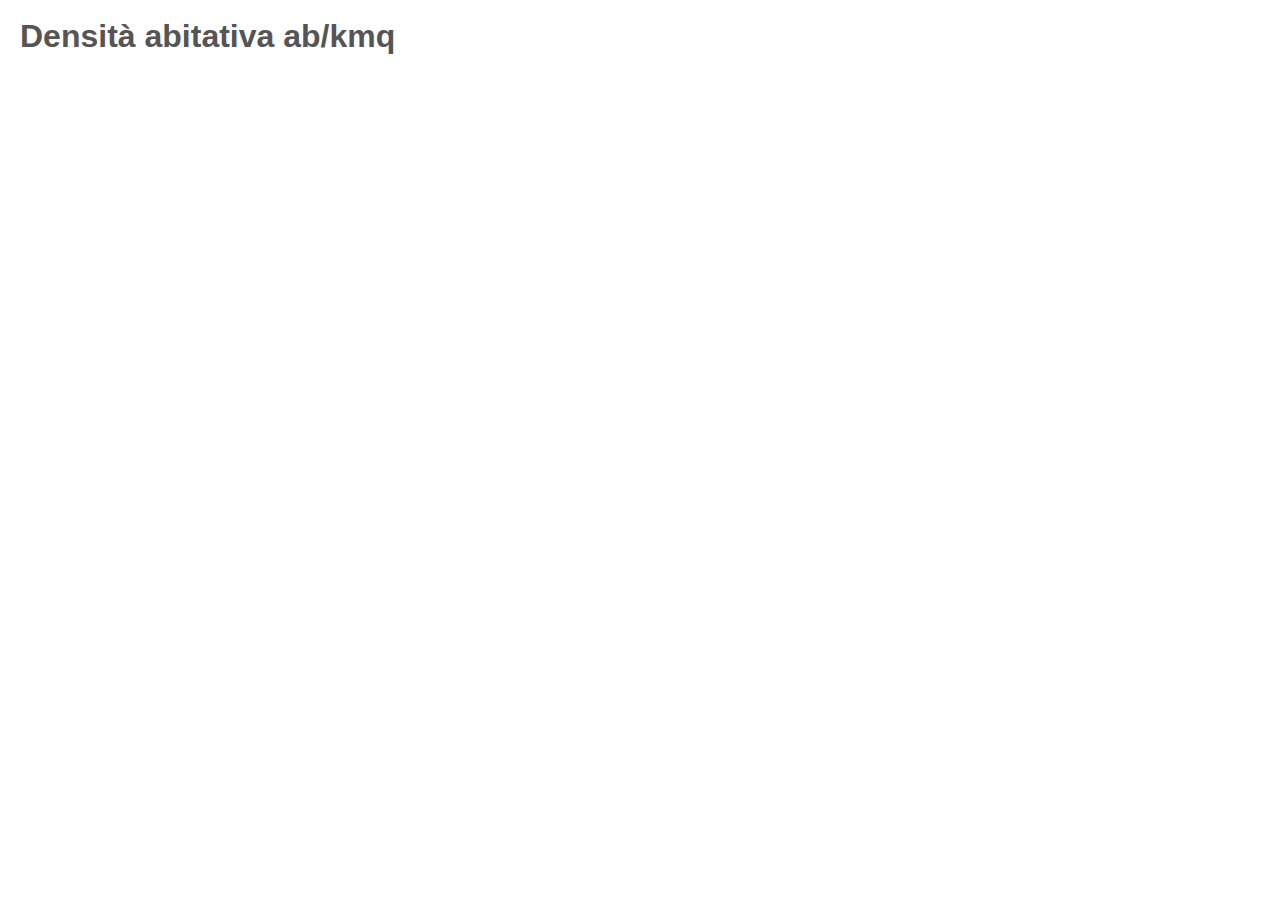
<file: 01/index.html>
<!DOCTYPE html>
<html>
  <head>
    <title>Mappe interattive con d3.js</title>
    <meta charset="utf-8">
    <meta name="author" content="Daniele Pennati">
    <meta name="description" content="MapTime Milano - Mappe interattive con d3.js">
    <meta name="copyright" content="Daniele Pennati - bbox.it">
    <link href="stili.css" rel="stylesheet" />
  </head>
  <body id="dens">
    <h1>Densità abitativa ab/kmq</h1>
    <div id="container"></div>
    <script src="js/d3.v3.min.js"></script>
    <script src="js/queue.v1.min.js"></script>
    <script src="js/topojson.v1.min.js"></script>
    <script src="js/jquery.min.js" ></script>
    <script>
      //dichiaro tutte le variabili che useremo
      var width, height, svg;

      //creo l'svg della mappa
      width = $('#container').width();
      height = $('#container').height();

      svg = d3.select("#container").append("svg")
              .attr("width", width)
              .attr("height", height);
      
      //carico i file di dati
      queue()
        .defer(d3.json, "data/ita_com.json")
        .await(ready);

      function ready(error, base) {
        console.log(base);
      };
    </script>
  </body>
</html>
</file>
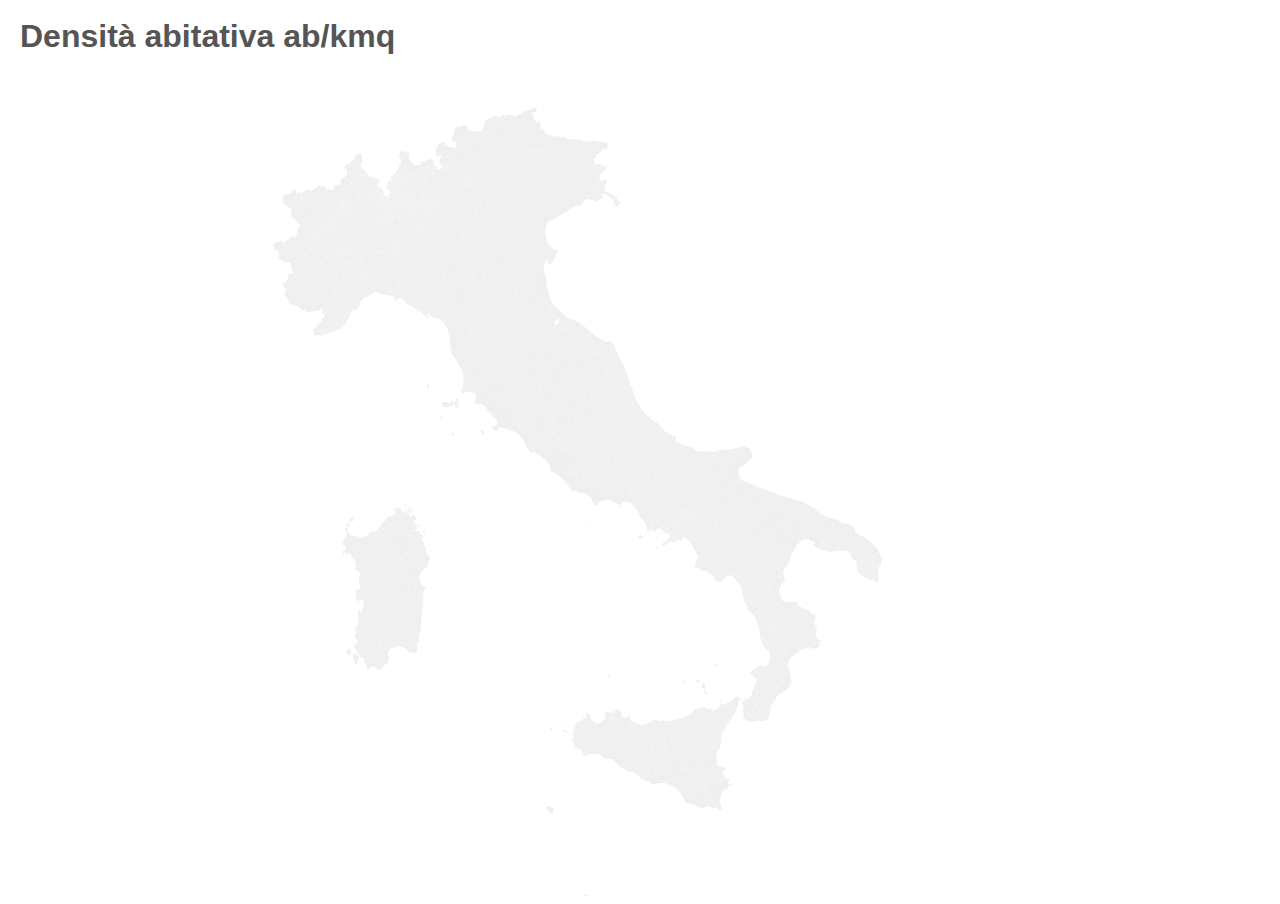
<file: 02/index.html>
<!DOCTYPE html>
<html>
  <head>
    <title>Mappe interattive con d3.js</title>
    <meta charset="utf-8">
    <meta name="author" content="Daniele Pennati">
    <meta name="description" content="MapTime Milano - Mappe interattive con d3.js">
    <meta name="copyright" content="Daniele Pennati - bbox.it">    
    <link href="stili.css" rel="stylesheet" />
  </head>
  <body id="dens">
    <h1>Densità abitativa ab/kmq</h1>
    <div id="container"></div>
    <script src="js/d3.v3.min.js"></script>
    <script src="js/queue.v1.min.js"></script>
    <script src="js/topojson.v1.min.js"></script>
    <script src="js/jquery.min.js" ></script>
    <script>
      //dichiaro tutte le variabili che useremo
      var width, height, svg, g, projection, path;

      //creo l'svg della mappa
      width = $('#container').width();
      height = $('#container').height();
      
      svg = d3.select("#container").append("svg")
              .attr("width", width)
              .attr("height", height);
      
      g = svg.append("g");

      //imposto la proiezione della mappa
      projection = d3.geo.transverseMercator()
                      .rotate([-9, 0, 0])
                      .scale(3900)
                      .center([5, 42])
                      .translate([width / 2, height / 2]);
      
      //imposto la formula per calcolare il path delle geometrie
      path = d3.geo.path()
              .projection(projection);

      //carico i file di dati
      queue()
        .defer(d3.json, "data/ita_com.json")
        .await(ready);

      function ready(error, base) {
        console.log(base);

        //disegno i confii comunali
        g.append("g")
         .attr("class", "comuni")
          .selectAll(".conf_comun")
          .data(topojson.feature(base, base.objects.com2011_g).features)
          .enter().append("path")
          .attr("class", "conf_comun")
          .style("fill", '#efefef')
          .attr("d", path);
          
      };
    </script>
  </body>
</html>
</file>
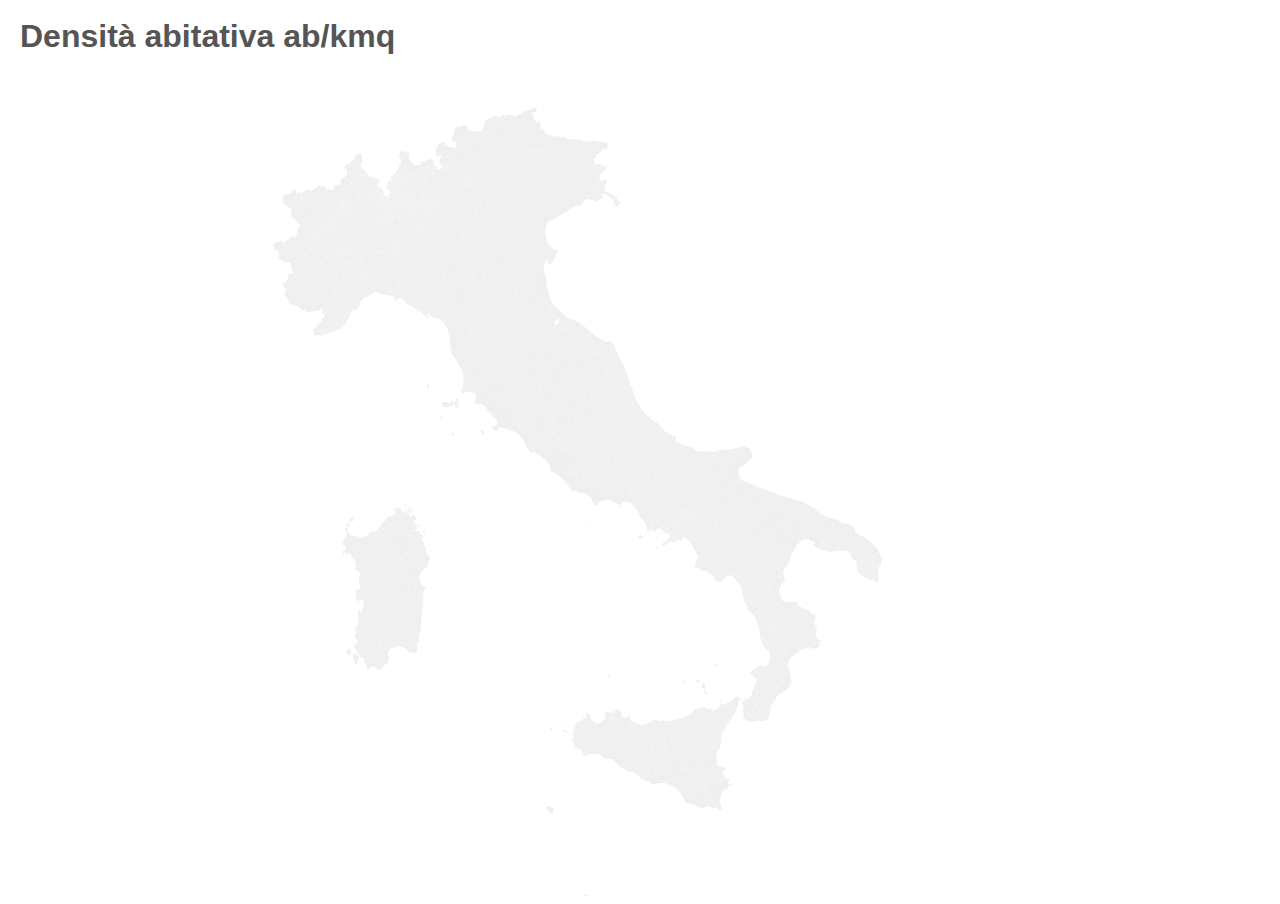
<file: 03/index.html>
<!DOCTYPE html>
<html>
  <head>
    <title>Mappe interattive con d3.js</title>
    <meta charset="utf-8">
    <meta name="author" content="Daniele Pennati">
    <meta name="description" content="MapTime Milano - Mappe interattive con d3.js">
    <meta name="copyright" content="Daniele Pennati - bbox.it">
    <link href="stili.css" rel="stylesheet" />
  </head>
  <body id="dens">
    <h1>Densità abitativa ab/kmq</h1>
    <div id="container"></div>
    <script src="js/d3.v3.min.js"></script>
    <script src="js/queue.v1.min.js"></script>
    <script src="js/topojson.v1.min.js"></script>
    <script src="js/jquery.min.js" ></script>
    <script>
      //dichiaro tutte le variabili che useremo
      var width, height, svg, g, projection, path, tooltip, offsetL, offsetT;

      //creo l'svg della mappa
      width = $('#container').width();
      height = $('#container').height();
      
      svg = d3.select("#container").append("svg")
              .attr("width", width)
              .attr("height", height);
      
      g = svg.append("g");

      //imposto la proiezione della mappa
      projection = d3.geo.transverseMercator()
                      .rotate([-9, 0, 0])
                      .scale(3900)
                      .center([5, 42])
                      .translate([width / 2, height / 2]);
      
      //imposto la formula per calcolare il path delle geometrie
      path = d3.geo.path()
              .projection(projection);

      //creo il contenitore per i tooltips e imposto la classe hidden per tenerlo nascosto
      tooltip = d3.select("#container").append("div").attr("class", "tooltip hidden");
      //ottengo la distanza del container dal bordo del viewport
      offsetL = document.getElementById('container').offsetLeft+20;
      offsetT =document.getElementById('container').offsetTop-10;

      //carico i file di dati
      queue()
        .defer(d3.json, "data/ita_com.json")
        .await(ready);

      function ready(error, base) {
        console.log(base);

        //disegno i confii comunali
        g.append("g")
         .attr("class", "comuni")
          .selectAll(".conf_comun")
          .data(topojson.feature(base, base.objects.com2011_g).features)
          .enter().append("path")
          .attr("class", "conf_comun")
          .style("fill", '#efefef')
          .attr("d", path)
          .on("mousemove", function(d,i) {
            //calcolo la posizione del mouse rispetto al container della mappa
            var mouse = d3.mouse(svg.node()).map( function(d) { return parseInt(d); } );
            tooltip
              .classed("hidden", false)
              .attr("style", "left:"+(mouse[0]+offsetL)+"px;top:"+(mouse[1]+offsetT)+"px")
              .html(d.properties.NOME_COM + ' '+d.id)
          })
          .on("mouseout",  function(d,i) {
            tooltip.classed("hidden", true)
          });
          
      };
    </script>
  </body>
</html>
</file>
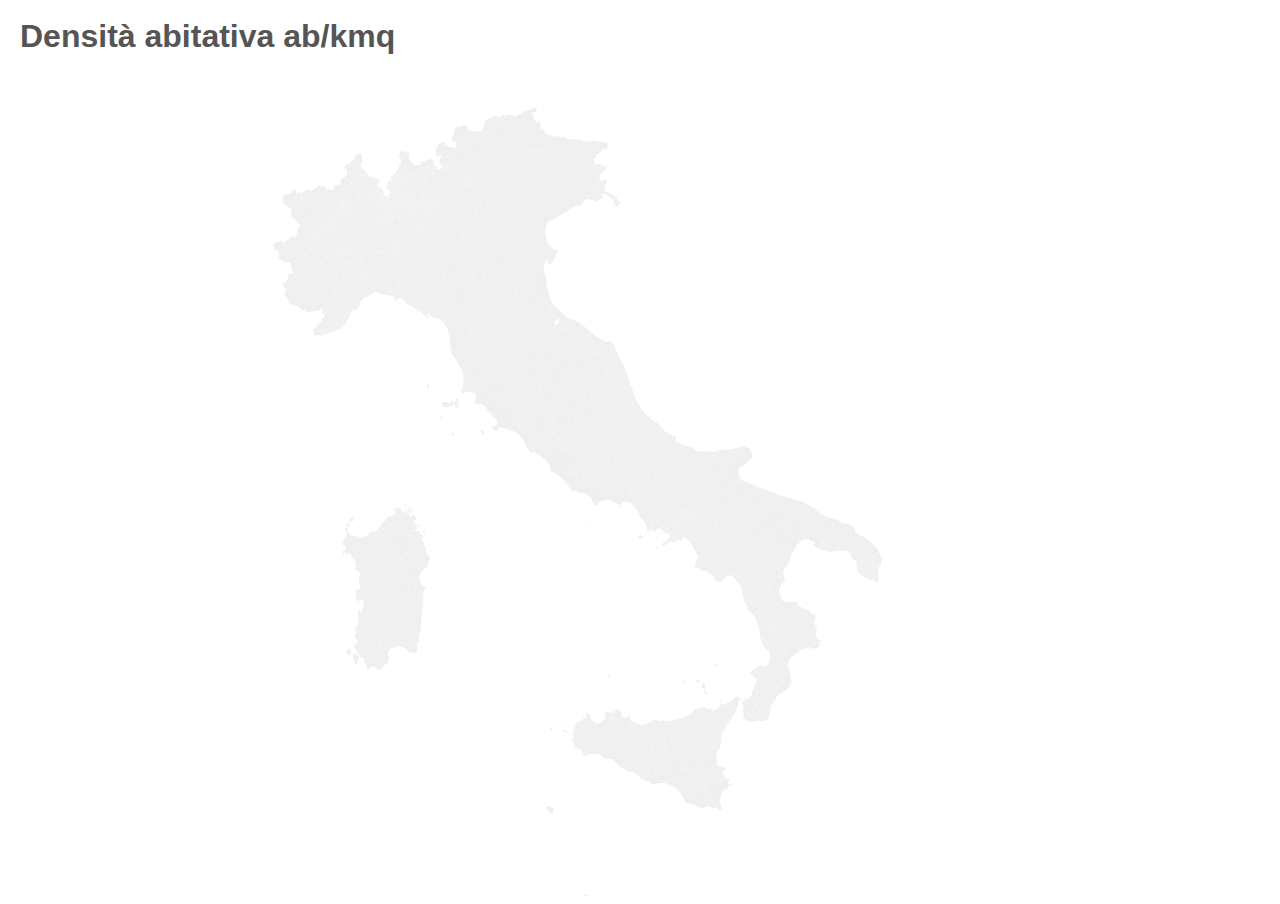
<file: 04/index.html>
<!DOCTYPE html>
<html>
  <head>
    <title>Mappe interattive con d3.js</title>
    <meta charset="utf-8">
    <meta name="author" content="Daniele Pennati">
    <meta name="description" content="MapTime Milano - Mappe interattive con d3.js">
    <meta name="copyright" content="Daniele Pennati - bbox.it">
    <link href="stili.css" rel="stylesheet" />
  </head>
  <body id="dens">
    <h1>Densità abitativa ab/kmq</h1>
    <div id="container"></div>
    <script src="js/d3.v3.min.js"></script>
    <script src="js/queue.v1.min.js"></script>
    <script src="js/topojson.v1.min.js"></script>
    <script src="js/jquery.min.js" ></script>
    <script>
      //dichiaro tutte le variabili che useremo
      var width, height, svg, g, projection, path, tooltip, offsetL, offsetT;

      //creo l'svg della mappa
      width = $('#container').width();
      height = $('#container').height();
      
      svg = d3.select("#container").append("svg")
              .attr("width", width)
              .attr("height", height);
      
      g = svg.append("g");

      //imposto la proiezione della mappa
      projection = d3.geo.transverseMercator()
                      .rotate([-9, 0, 0])
                      .scale(3900)
                      .center([5, 42])
                      .translate([width / 2, height / 2]);
      
      //imposto la formula per calcolare il path delle geometrie
      path = d3.geo.path()
              .projection(projection);

      //creo il contenitore per i tooltips e imposto la classe hidden per tenerlo nascosto
      tooltip = d3.select("#container").append("div").attr("class", "tooltip hidden");
      //ottengo la distanza del container dal bordo del viewport
      offsetL = document.getElementById('container').offsetLeft+20;
      offsetT =document.getElementById('container').offsetTop-10;

      //carico i file di dati
      queue()
        .defer(d3.json, "data/ita_com.json")
        .defer(d3.tsv, "data/ita_density_2011.txt")
        .await(ready);

      function ready(error, base, dati) {
        //loggiamo i dati per capire come sono fatti
        console.log(dati);

        //disegno i confii comunali
        g.append("g")
         .attr("class", "comuni")
          .selectAll(".conf_comun")
          .data(topojson.feature(base, base.objects.com2011_g).features)
          .enter().append("path")
          .attr("class", "conf_comun")
          .style("fill", '#efefef')
          .attr("d", path)
          .on("mousemove", function(d,i) {
            //calcolo la posizione del mouse rispetto al container della mappa
            var mouse = d3.mouse(svg.node()).map( function(d) { return parseInt(d); } );
            tooltip
              .classed("hidden", false)
              .attr("style", "left:"+(mouse[0]+offsetL)+"px;top:"+(mouse[1]+offsetT)+"px")
              .html(d.properties.NOME_COM + ' '+d.id)
          })
          .on("mouseout",  function(d,i) {
            tooltip.classed("hidden", true)
          });
          
      };
    </script>
  </body>
</html>
</file>
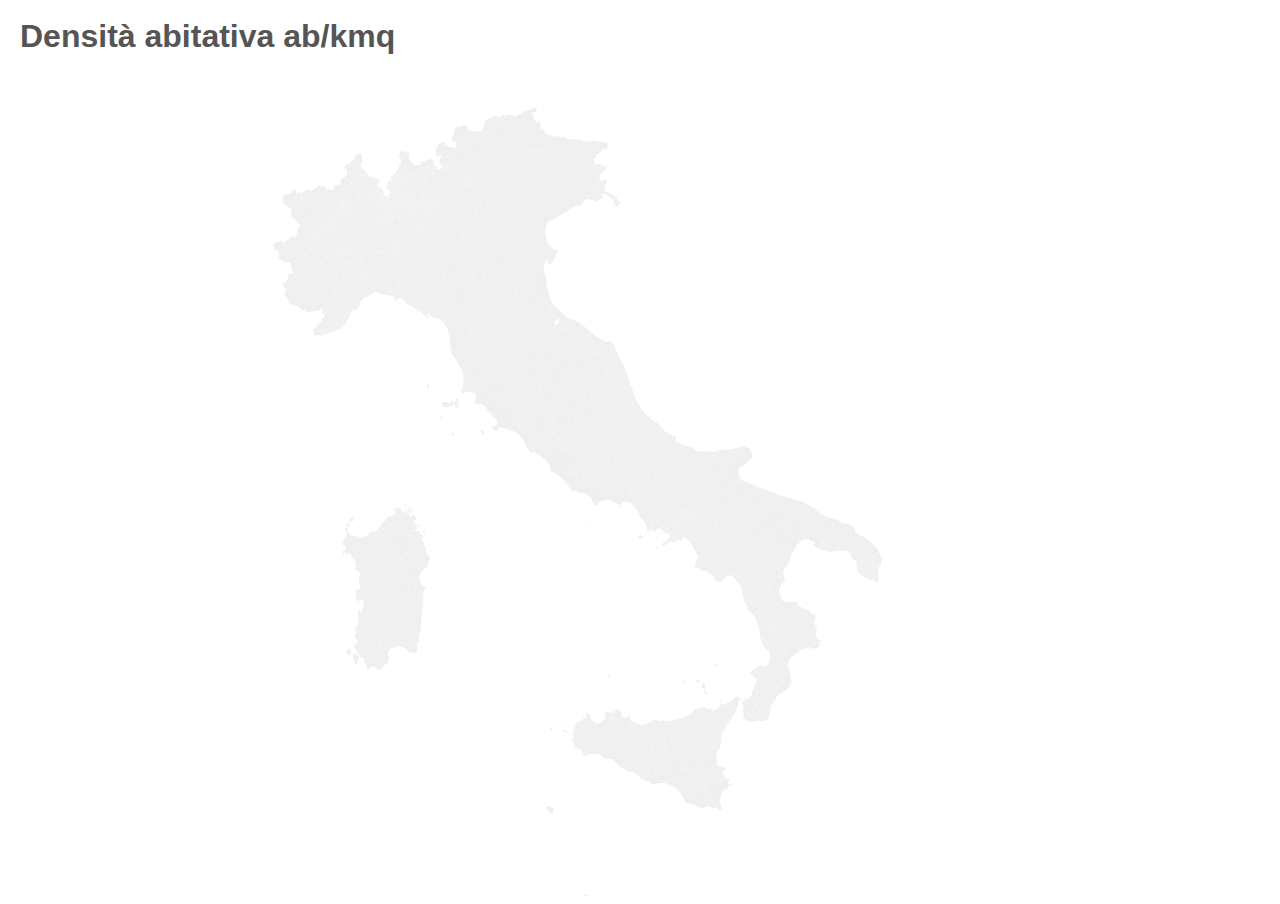
<file: 05/index.html>
<!DOCTYPE html>
<html>
  <head>
    <title>Mappe interattive con d3.js</title>
    <meta charset="utf-8">
    <meta name="author" content="Daniele Pennati">
    <meta name="description" content="MapTime Milano - Mappe interattive con d3.js">
    <meta name="copyright" content="Daniele Pennati - bbox.it">
    <link href="stili.css" rel="stylesheet" />
  </head>
  <body id="dens">
    <h1>Densità abitativa ab/kmq</h1>
    <div id="container"></div>
    <script src="js/d3.v3.min.js"></script>
    <script src="js/queue.v1.min.js"></script>
    <script src="js/topojson.v1.min.js"></script>
    <script src="js/jquery.min.js" ></script>
    <script>
      //dichiaro tutte le variabili che useremo
      var width, height, svg, g, projection, path, tooltip, offsetL, offsetT;

      //creo l'svg della mappa
      width = $('#container').width();
      height = $('#container').height();
      
      svg = d3.select("#container").append("svg")
              .attr("width", width)
              .attr("height", height);
      
      g = svg.append("g");

      //imposto la proiezione della mappa
      projection = d3.geo.transverseMercator()
                      .rotate([-9, 0, 0])
                      .scale(3900)
                      .center([5, 42])
                      .translate([width / 2, height / 2]);
      
      //imposto la formula per calcolare il path delle geometrie
      path = d3.geo.path()
              .projection(projection);

      //creo il contenitore per i tooltips e imposto la classe hidden per tenerlo nascosto
      tooltip = d3.select("#container").append("div").attr("class", "tooltip hidden");
      //ottengo la distanza del container dal bordo del viewport
      offsetL = document.getElementById('container').offsetLeft+20;
      offsetT =document.getElementById('container').offsetTop-10;

      //carico i file di dati
      queue()
        .defer(d3.json, "data/ita_com.json")
        .defer(d3.tsv, "data/ita_density_2011.txt")
        .await(ready);

      function ready(error, base, dati) {
        //loggiamo i dati per capire come sono fatti
        console.log(dati);

        //creiamo un nuovo oggetto da usare per legare i dati alla mappa
        var rateById = {};
        //per ogni dato nel dataset creiamo una nuova proprietà dell'oggetto
        dati.forEach(function(d) { rateById[d.id] = +d.dens11; });
        //loggiamo i dati per capire come sono fatti
        console.log(rateById);

        //disegno i confii comunali
        g.append("g")
         .attr("class", "comuni")
          .selectAll(".conf_comun")
          .data(topojson.feature(base, base.objects.com2011_g).features)
          .enter().append("path")
          .attr("class", "conf_comun")
          .style("fill", '#efefef')
          .attr("d", path)
          .on("mousemove", function(d,i) {
            //calcolo la posizione del mouse rispetto al container della mappa
            var mouse = d3.mouse(svg.node()).map( function(d) { return parseInt(d); } );
            tooltip
              .classed("hidden", false)
              .attr("style", "left:"+(mouse[0]+offsetL)+"px;top:"+(mouse[1]+offsetT)+"px")
              .html(d.properties.NOME_COM + ' '+d.id)
          })
          .on("mouseout",  function(d,i) {
            tooltip.classed("hidden", true)
          });
          
      };
    </script>
  </body>
</html>
</file>
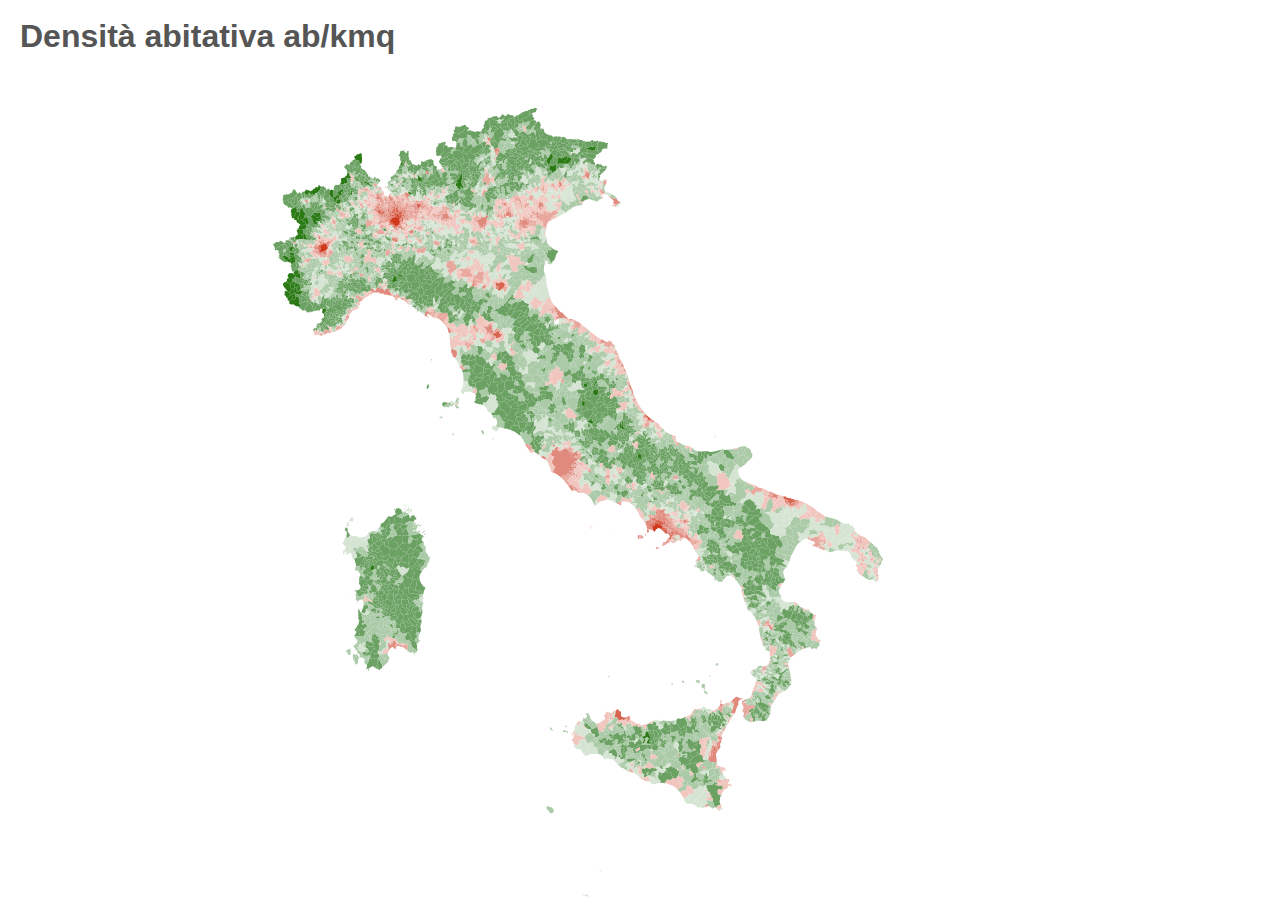
<file: 06/index.html>
<!DOCTYPE html>
<html>
  <head>
    <title>Mappe interattive con d3.js</title>
    <meta charset="utf-8">
    <meta name="author" content="Daniele Pennati">
    <meta name="description" content="MapTime Milano - Mappe interattive con d3.js">
    <meta name="copyright" content="Daniele Pennati - bbox.it">
    <link href="stili.css" rel="stylesheet" />
  </head>
  <body id="dens">
    <h1>Densità abitativa ab/kmq</h1>
    <div id="container"></div>
    <script src="js/d3.v3.min.js"></script>
    <script src="js/queue.v1.min.js"></script>
    <script src="js/topojson.v1.min.js"></script>
    <script src="js/jquery.min.js" ></script>
    <script>
      //dichiaro tutte le variabili che useremo
      var width, height, svg, g, projection, path, tooltip, offsetL, offsetT, color_dens;

      //creo l'svg della mappa
      width = $('#container').width();
      height = $('#container').height();
      
      svg = d3.select("#container").append("svg")
              .attr("width", width)
              .attr("height", height);
      
      g = svg.append("g");

      //imposto la proiezione della mappa
      projection = d3.geo.transverseMercator()
                      .rotate([-9, 0, 0])
                      .scale(3900)
                      .center([5, 42])
                      .translate([width / 2, height / 2]);
      
      //imposto la formula per calcolare il path delle geometrie
      path = d3.geo.path()
              .projection(projection);

      //creo il contenitore per i tooltips e imposto la classe hidden per tenerlo nascosto
      tooltip = d3.select("#container").append("div").attr("class", "tooltip hidden");
      //ottengo la distanza del container dal bordo del viewport
      offsetL = document.getElementById('container').offsetLeft+20;
      offsetT =document.getElementById('container').offsetTop-10;

      //definisco la scala cromatica
      color_dens = d3.scale.threshold()
        .domain([5, 50, 150, 270, 600, 1000, 2500, 5000])
        .range(["#2b7a16", "#6ba263", "#abcaa8", "#d5e4d3", "#f0c6bf", "#e8a89e", "#e08a7d", "#d8634e", "#d03a1c"]);

      //carico i file di dati
      queue()
        .defer(d3.json, "data/ita_com.json")
        .defer(d3.tsv, "data/ita_density_2011.txt")
        .await(ready);

      function ready(error, base, dati) {
        //loggiamo i dati per capire come sono fatti
        //console.log(dati);

        //creiamo un nuovo oggetto da usare per legare i dati alla mappa
        var rateById = {};
        //per ogni dato nel dataset creiamo una nuova proprietà dell'oggetto
        dati.forEach(function(d) { rateById[d.id] = +d.dens11; });
        //loggiamo i dati per capire come sono fatti
        console.log(rateById);

        //disegno i confii comunali
        g.append("g")
         .attr("class", "comuni")
          .selectAll(".conf_comun")
          .data(topojson.feature(base, base.objects.com2011_g).features)
          .enter().append("path")
          .attr("class", "conf_comun")
          .style("fill", function(d) {
            return color_dens( rateById[d.id] );
          })
          .attr("d", path)
          .on("mousemove", function(d,i) {
            //calcolo la posizione del mouse rispetto al container della mappa
            var mouse = d3.mouse(svg.node()).map( function(d) { return parseInt(d); } );
            tooltip
              .classed("hidden", false)
              .attr("style", "left:"+(mouse[0]+offsetL)+"px;top:"+(mouse[1]+offsetT)+"px")
              .html(d.properties.NOME_COM + ': '+rateById[d.id] + ' Ab/Kmq')
          })
          .on("mouseout",  function(d,i) {
            tooltip.classed("hidden", true)
          });
          
      };
    </script>
  </body>
</html>
</file>
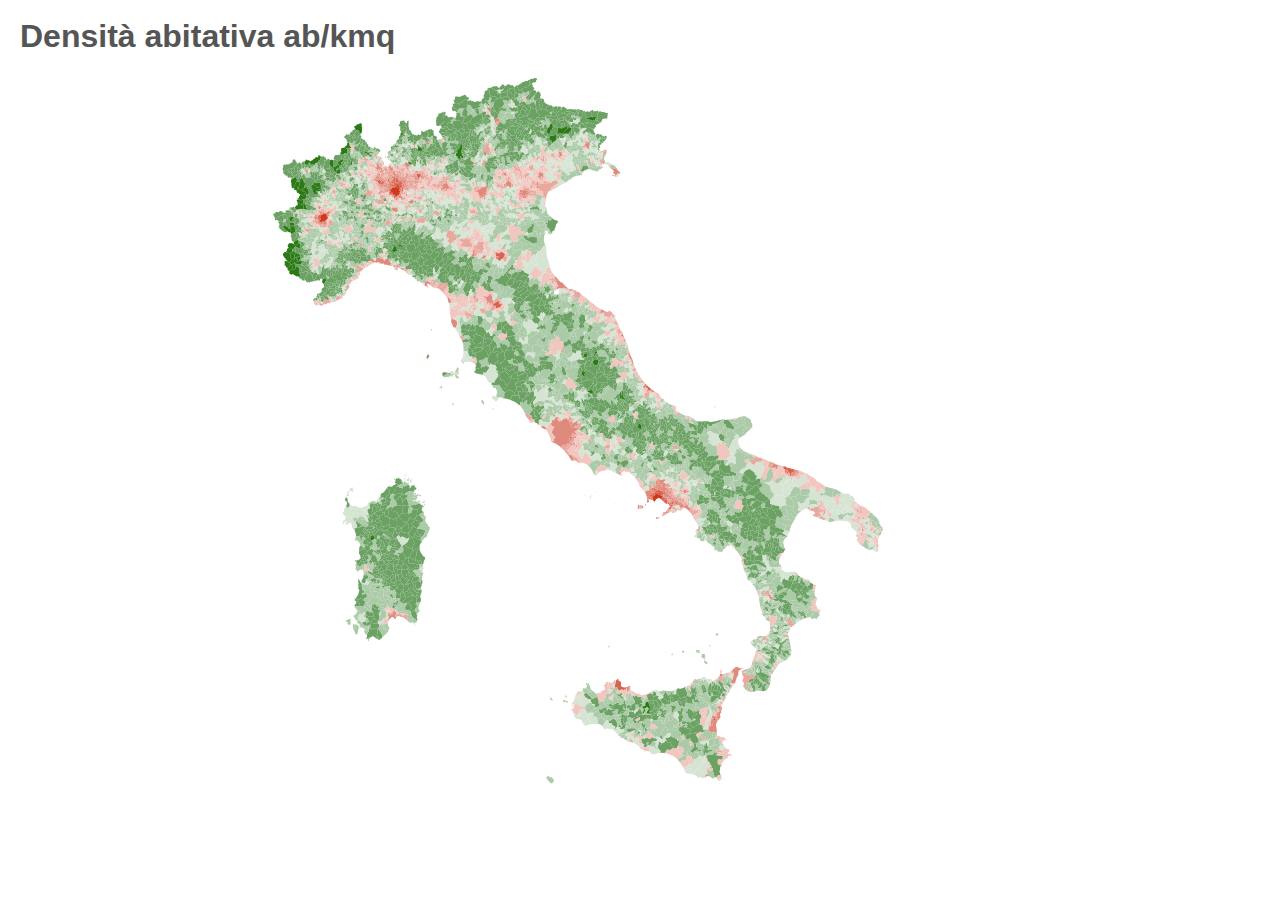
<file: 07/index.html>
<!DOCTYPE html>
<html>
  <head>
    <title>Mappe interattive con d3.js</title>
    <meta charset="utf-8">
    <meta name="author" content="Daniele Pennati">
    <meta name="description" content="MapTime Milano - Mappe interattive con d3.js">
    <meta name="copyright" content="Daniele Pennati - bbox.it">
    <link href="stili.css" rel="stylesheet" />
  </head>
  <body id="dens">
    <h1>Densità abitativa ab/kmq</h1>
    <div id="container"></div>
    <!-- aggiungiamo un contenitore per la legenda -->
    <div id="legend"></div>
    <script src="js/d3.v3.min.js"></script>
    <script src="js/queue.v1.min.js"></script>
    <script src="js/topojson.v1.min.js"></script>
    <script src="js/jquery.min.js" ></script>
    <script>
      //dichiaro tutte le variabili che useremo
      var width, height, svg, g, projection, path, tooltip, offsetL, offsetT, color_dens, legend, legendW, legendH;

      //creo l'svg della mappa
      width = $('#container').width();
      height = $('#container').height();
      
      svg = d3.select("#container").append("svg")
              .attr("width", width)
              .attr("height", height);
      
      g = svg.append("g");

      //imposto la proiezione della mappa
      projection = d3.geo.transverseMercator()
                      .rotate([-9, 0, 0])
                      .scale(3900)
                      .center([5, 42])
                      .translate([width / 2, height / 2]);
      
      //imposto la formula per calcolare il path delle geometrie
      path = d3.geo.path()
              .projection(projection);

      //creo il contenitore per i tooltips e imposto la classe hidden per tenerlo nascosto
      tooltip = d3.select("#container").append("div").attr("class", "tooltip hidden");
      //ottengo la distanza del container dal bordo del viewport
      offsetL = document.getElementById('container').offsetLeft+20;
      offsetT =document.getElementById('container').offsetTop-10;

      //definisco la scala cromatica
      color_dens = d3.scale.threshold()
        .domain([5, 50, 150, 270, 600, 1000, 2500, 5000])
        .range(["#2b7a16", "#6ba263", "#abcaa8", "#d5e4d3", "#f0c6bf", "#e8a89e", "#e08a7d", "#d8634e", "#d03a1c"]);

      //creo la legenda
      legendW = $('#legend').width();
      legendH = $('#legend').height();

      legend = d3.select("#legend").append("svg")
          .attr("width", legendW)
          .attr("height", legendH);
                
      legendGroup = legend.append("g")
                    .attr("class", "legenda")
                    .attr("transform", "translate(20,20)");

      //carico i file di dati
      queue()
        .defer(d3.json, "data/ita_com.json")
        .defer(d3.tsv, "data/ita_density_2011.txt")
        .await(ready);

      function ready(error, base, dati) {
        //loggiamo i dati per capire come sono fatti
        //console.log(dati);

        //creiamo un nuovo oggetto da usare per legare i dati alla mappa
        var rateById = {};
        //per ogni dato nel dataset creiamo una nuova proprietà dell'oggetto
        dati.forEach(function(d) { rateById[d.id] = +d.dens11; });
        //loggiamo i dati per capire come sono fatti
        //console.log(rateById);

        //disegno i confii comunali
        g.append("g")
         .attr("class", "comuni")
          .selectAll(".conf_comun")
          .data(topojson.feature(base, base.objects.com2011_g).features)
          .enter().append("path")
          .attr("class", "conf_comun")
          .style("fill", function(d) {
            return color_dens( rateById[d.id] );
          })
          .attr("d", path)
          .on("mousemove", function(d,i) {
            //calcolo la posizione del mouse rispetto al container della mappa
            var mouse = d3.mouse(svg.node()).map( function(d) { return parseInt(d); } );
            tooltip
              .classed("hidden", false)
              .attr("style", "left:"+(mouse[0]+offsetL)+"px;top:"+(mouse[1]+offsetT)+"px")
              .html(d.properties.NOME_COM + ': '+rateById[d.id] + ' Ab/Kmq')
          })
          .on("mouseout",  function(d,i) {
            tooltip.classed("hidden", true)
          });
          
      };
    </script>
  </body>
</html>
</file>
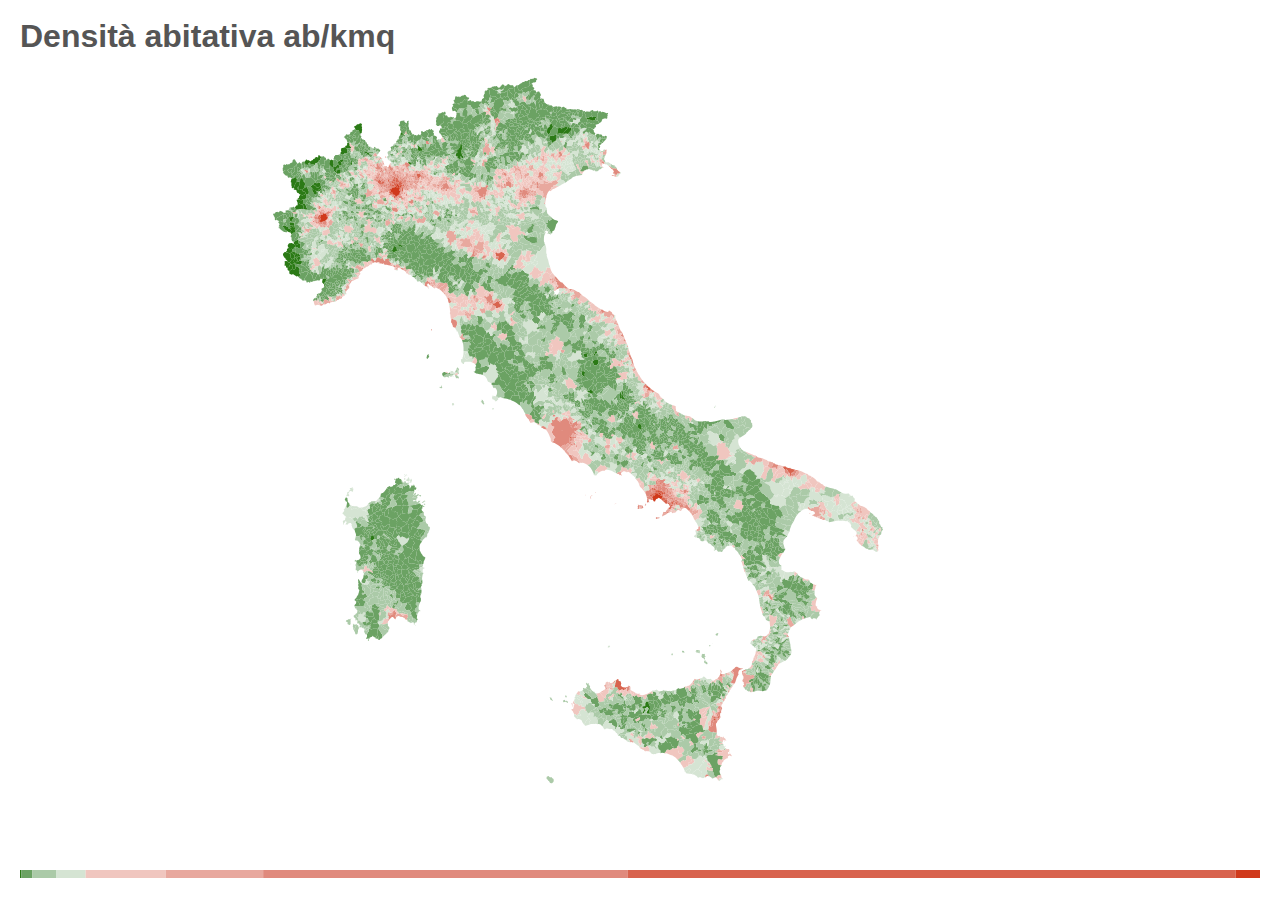
<file: 08/index.html>
<!DOCTYPE html>
<html>
  <head>
    <title>Mappe interattive con d3.js</title>
    <meta charset="utf-8">
    <meta name="author" content="Daniele Pennati">
    <meta name="description" content="MapTime Milano - Mappe interattive con d3.js">
    <meta name="copyright" content="Daniele Pennati - bbox.it">
    <link href="stili.css" rel="stylesheet" />
  </head>
  <body id="dens">
    <h1>Densità abitativa ab/kmq</h1>
    <div id="container"></div>
    <!-- aggiungiamo un contenitore per la legenda -->
    <div id="legend"></div>
    <script src="js/d3.v3.min.js"></script>
    <script src="js/queue.v1.min.js"></script>
    <script src="js/topojson.v1.min.js"></script>
    <script src="js/jquery.min.js" ></script>
    <script>
      //dichiaro tutte le variabili che useremo
      var width, height, svg, g, projection, path, tooltip, offsetL, offsetT, color_dens, legend, legendW, legendH, barW, legendData;

      //creo l'svg della mappa
      width = $('#container').width();
      height = $('#container').height();
      
      svg = d3.select("#container").append("svg")
              .attr("width", width)
              .attr("height", height);
      
      g = svg.append("g");

      //imposto la proiezione della mappa
      projection = d3.geo.transverseMercator()
                      .rotate([-9, 0, 0])
                      .scale(3900)
                      .center([5, 42])
                      .translate([width / 2, height / 2]);
      
      //imposto la formula per calcolare il path delle geometrie
      path = d3.geo.path()
              .projection(projection);

      //creo il contenitore per i tooltips e imposto la classe hidden per tenerlo nascosto
      tooltip = d3.select("#container").append("div").attr("class", "tooltip hidden");
      //ottengo la distanza del container dal bordo del viewport
      offsetL = document.getElementById('container').offsetLeft+20;
      offsetT =document.getElementById('container').offsetTop-10;

      //definisco la scala cromatica
      color_dens = d3.scale.threshold()
        .domain([5, 50, 150, 270, 600, 1000, 2500, 5000])
        .range(["#2b7a16", "#6ba263", "#abcaa8", "#d5e4d3", "#f0c6bf", "#e8a89e", "#e08a7d", "#d8634e", "#d03a1c"]);

      //creo la legenda
      legendW = $('#legend').width();
      legendH = $('#legend').height();

      legend = d3.select("#legend").append("svg")
          .attr("width", legendW)
          .attr("height", legendH);
                
      legendGroup = legend.append("g")
                    .attr("class", "legenda")
                    .attr("transform", "translate(20,20)");

      //creo la scala lineare per convertire i valori di densità in valori di larghezza in px
      barW = d3.scale.linear()
              .domain([0 , 5100])
              .range([0, legendW-40]);

      //creo il dataset per la lgenda rimappando l'array dei colori della mappa
      //per ogni colore creo un oggetto che contiene il punto di partenza e di fine dell'asse x che deve avere la barra della legenda
      legendData = color_dens.range().map(function(d, i) {
            return {
              x0: i ? barW(color_dens.domain()[i - 1]) : barW.range()[0],
              x1: i < color_dens.domain().length ? barW(color_dens.domain()[i]) : barW.range()[1],
              z: d
            };
          })
      //loggo i dati
      console.log(legendData)

      //creo gli elementi della legenda
      legendGroup.selectAll("rect")
          .data(legendData)
        .enter().append("rect")
          .attr("height", 8)
          .attr("x", function(d) { return d.x0; })
          .attr("width", function(d) { return d.x1 - d.x0; })
          .style("fill", function(d) { return d.z; });

      //carico i file di dati
      queue()
        .defer(d3.json, "data/ita_com.json")
        .defer(d3.tsv, "data/ita_density_2011.txt")
        .await(ready);

      function ready(error, base, dati) {
        //loggiamo i dati per capire come sono fatti
        //console.log(dati);

        //creiamo un nuovo oggetto da usare per legare i dati alla mappa
        var rateById = {};
        //per ogni dato nel dataset creiamo una nuova proprietà dell'oggetto
        dati.forEach(function(d) { rateById[d.id] = +d.dens11; });
        //loggiamo i dati per capire come sono fatti
        //console.log(rateById);

        //disegno i confii comunali
        g.append("g")
         .attr("class", "comuni")
          .selectAll(".conf_comun")
          .data(topojson.feature(base, base.objects.com2011_g).features)
          .enter().append("path")
          .attr("class", "conf_comun")
          .style("fill", function(d) {
            return color_dens( rateById[d.id] );
          })
          .attr("d", path)
          .on("mousemove", function(d,i) {
            //calcolo la posizione del mouse rispetto al container della mappa
            var mouse = d3.mouse(svg.node()).map( function(d) { return parseInt(d); } );
            tooltip
              .classed("hidden", false)
              .attr("style", "left:"+(mouse[0]+offsetL)+"px;top:"+(mouse[1]+offsetT)+"px")
              .html(d.properties.NOME_COM + ': '+rateById[d.id] + ' Ab/Kmq')
          })
          .on("mouseout",  function(d,i) {
            tooltip.classed("hidden", true)
          });
          
      };
    </script>
  </body>
</html>
</file>
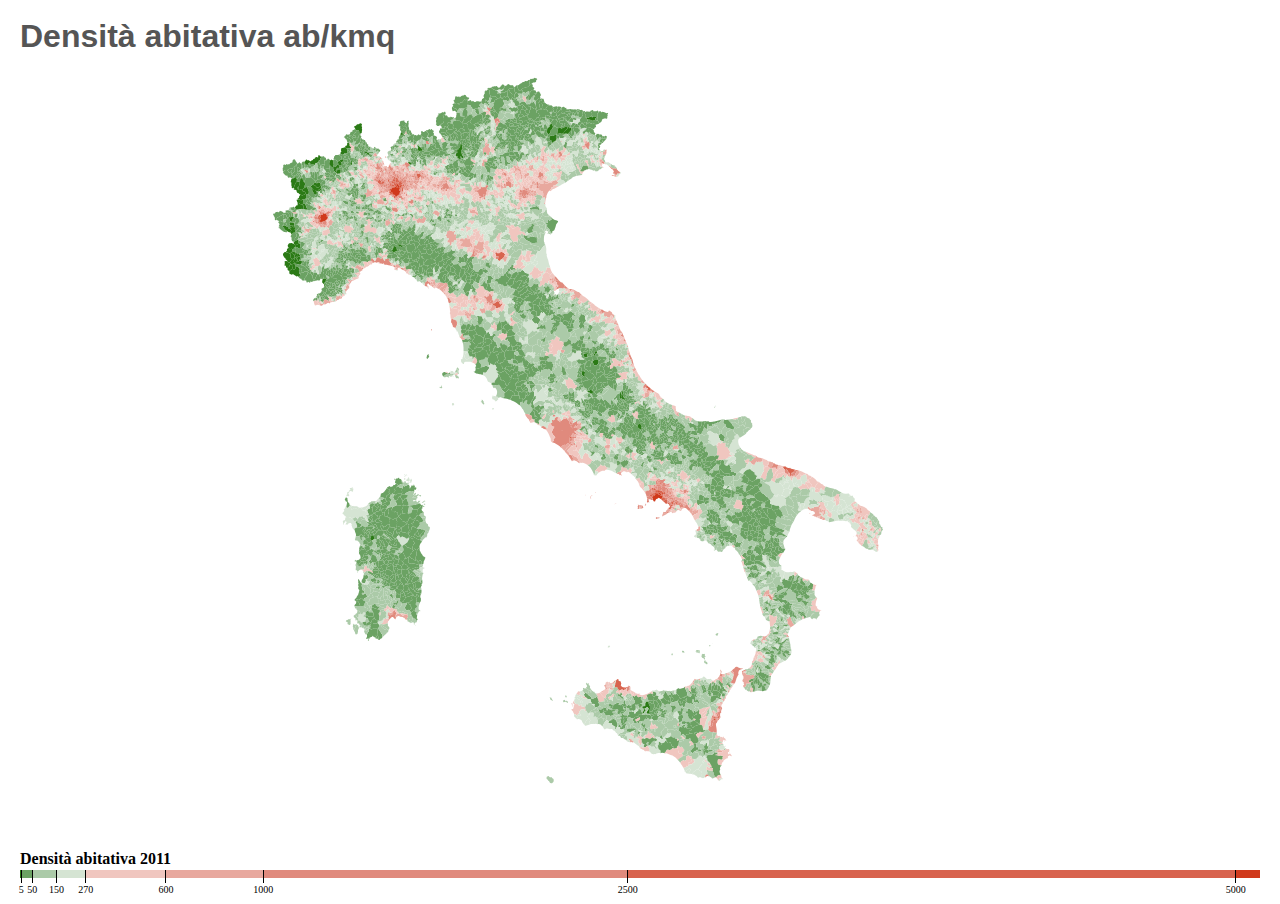
<file: 09/index.html>
<!DOCTYPE html>
<html>
  <head>
    <title>Mappe interattive con d3.js</title>
    <meta charset="utf-8">
    <meta name="author" content="Daniele Pennati">
    <meta name="description" content="MapTime Milano - Mappe interattive con d3.js">
    <meta name="copyright" content="Daniele Pennati - bbox.it">
    <link href="stili.css" rel="stylesheet" />
  </head>
  <body id="dens">
    <h1>Densità abitativa ab/kmq</h1>
    <div id="container"></div>
    <!-- aggiungiamo un contenitore per la legenda -->
    <div id="legend"></div>
    <script src="js/d3.v3.min.js"></script>
    <script src="js/queue.v1.min.js"></script>
    <script src="js/topojson.v1.min.js"></script>
    <script src="js/jquery.min.js" ></script>
    <script>
      //dichiaro tutte le variabili che useremo
      var width, height, svg, g, projection, path, tooltip, offsetL, offsetT, color_dens, legend, legendW, legendH, barW, legendData, xAxis;

      //creo l'svg della mappa
      width = $('#container').width();
      height = $('#container').height();
      
      svg = d3.select("#container").append("svg")
              .attr("width", width)
              .attr("height", height);
      
      g = svg.append("g");

      //imposto la proiezione della mappa
      projection = d3.geo.transverseMercator()
                      .rotate([-9, 0, 0])
                      .scale(3900)
                      .center([5, 42])
                      .translate([width / 2, height / 2]);
      
      //imposto la formula per calcolare il path delle geometrie
      path = d3.geo.path()
              .projection(projection);

      //creo il contenitore per i tooltips e imposto la classe hidden per tenerlo nascosto
      tooltip = d3.select("#container").append("div").attr("class", "tooltip hidden");
      //ottengo la distanza del container dal bordo del viewport
      offsetL = document.getElementById('container').offsetLeft+20;
      offsetT =document.getElementById('container').offsetTop-10;

      //definisco la scala cromatica
      color_dens = d3.scale.threshold()
        .domain([5, 50, 150, 270, 600, 1000, 2500, 5000])
        .range(["#2b7a16", "#6ba263", "#abcaa8", "#d5e4d3", "#f0c6bf", "#e8a89e", "#e08a7d", "#d8634e", "#d03a1c"]);

      //creo la legenda
      legendW = $('#legend').width();
      legendH = $('#legend').height();

      legend = d3.select("#legend").append("svg")
          .attr("width", legendW)
          .attr("height", legendH);
                
      legendGroup = legend.append("g")
                    .attr("class", "legenda")
                    .attr("transform", "translate(20,20)");

      //creo la scala lineare per convertire i valori di densità in valori di larghezza in px
      barW = d3.scale.linear()
              .domain([0 , 5100])
              .range([0, legendW-40]);

      //creo il dataset per la lgenda rimappando l'array dei colori della mappa
      //per ogni colore creo un oggetto che contiene il punto di partenza e di fine dell'asse x che deve avere la barra della legenda
      legendData = color_dens.range().map(function(d, i) {
            return {
              x0: i ? barW(color_dens.domain()[i - 1]) : barW.range()[0],
              x1: i < color_dens.domain().length ? barW(color_dens.domain()[i]) : barW.range()[1],
              z: d
            };
          })
      //loggo i dati
      console.log(legendData)

      //creo gli elementi della legenda
      legendGroup.selectAll("rect")
          .data(legendData)
        .enter().append("rect")
          .attr("height", 8)
          .attr("x", function(d) { return d.x0; })
          .attr("width", function(d) { return d.x1 - d.x0; })
          .style("fill", function(d) { return d.z; });

      //dichiaro l'asse x del grafico della legenda
      xAxis = d3.svg.axis()
                .scale(barW)
                .orient("bottom")
                .tickSize(13)
                .tickValues(color_dens.domain())
                .tickFormat(function(d) { return d });

      //aggiungo l'asse x alla legenda
      legendGroup.append('g')
        .attr('class', 'tickContainer')
        .call(xAxis)
        .append("text")
          .attr("class", "caption")
          .attr("y", -6)
          .text("Densità abitativa 2011");

      //carico i file di dati
      queue()
        .defer(d3.json, "data/ita_com.json")
        .defer(d3.tsv, "data/ita_density_2011.txt")
        .await(ready);

      function ready(error, base, dati) {
        //loggiamo i dati per capire come sono fatti
        //console.log(dati);

        //creiamo un nuovo oggetto da usare per legare i dati alla mappa
        var rateById = {};
        //per ogni dato nel dataset creiamo una nuova proprietà dell'oggetto
        dati.forEach(function(d) { rateById[d.id] = +d.dens11; });
        //loggiamo i dati per capire come sono fatti
        //console.log(rateById);

        //disegno i confii comunali
        g.append("g")
         .attr("class", "comuni")
          .selectAll(".conf_comun")
          .data(topojson.feature(base, base.objects.com2011_g).features)
          .enter().append("path")
          .attr("class", "conf_comun")
          .style("fill", function(d) {
            return color_dens( rateById[d.id] );
          })
          .attr("d", path)
          .on("mousemove", function(d,i) {
            //calcolo la posizione del mouse rispetto al container della mappa
            var mouse = d3.mouse(svg.node()).map( function(d) { return parseInt(d); } );
            tooltip
              .classed("hidden", false)
              .attr("style", "left:"+(mouse[0]+offsetL)+"px;top:"+(mouse[1]+offsetT)+"px")
              .html(d.properties.NOME_COM + ': '+rateById[d.id] + ' Ab/Kmq')
          })
          .on("mouseout",  function(d,i) {
            tooltip.classed("hidden", true)
          });
          
      };
    </script>
  </body>
</html>
</file>
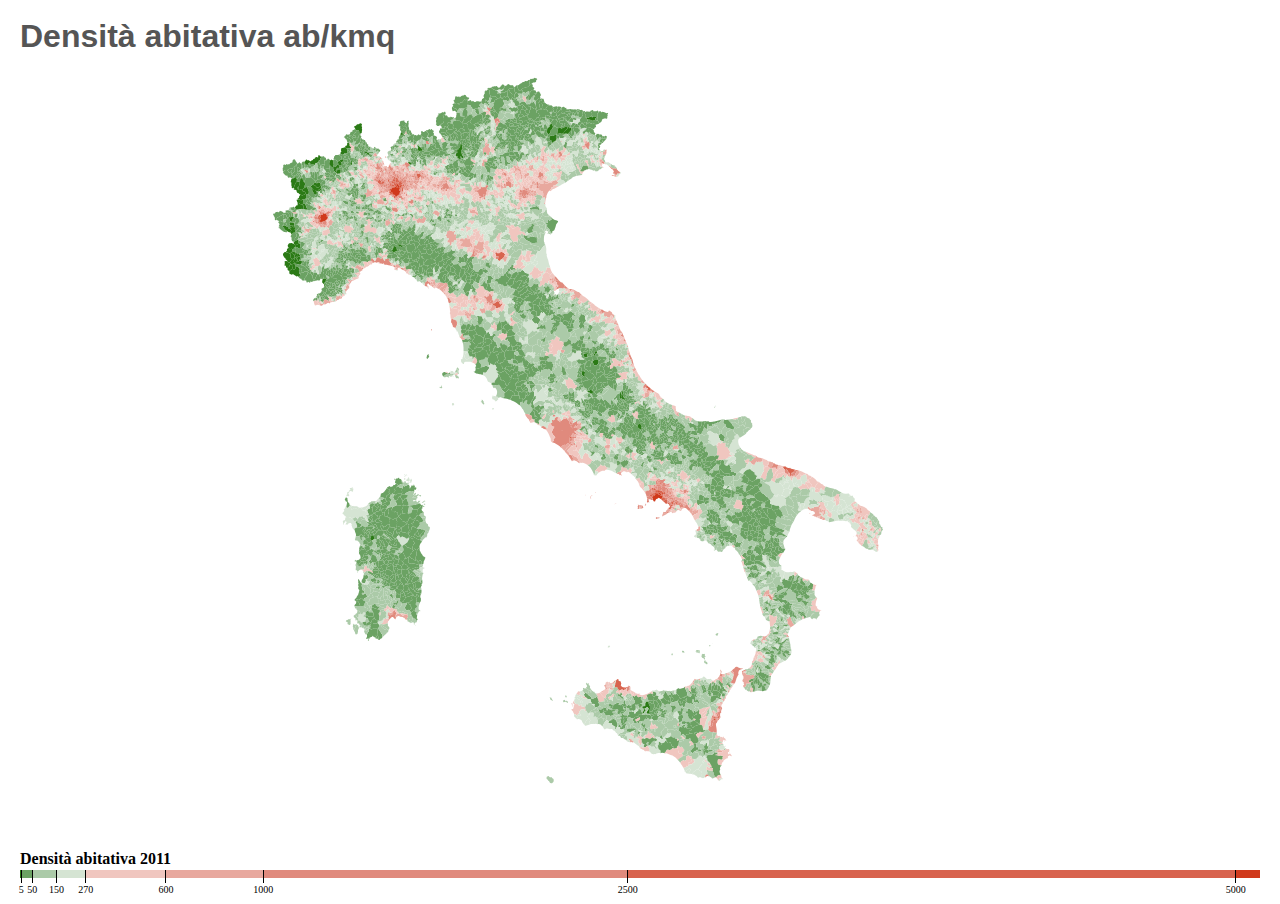
<file: 10/index.html>
<!DOCTYPE html>
<html>
  <head>
    <title>Mappe interattive con d3.js</title>
    <meta charset="utf-8">
    <meta name="author" content="Daniele Pennati">
    <meta name="description" content="MapTime Milano - Mappe interattive con d3.js">
    <meta name="copyright" content="Daniele Pennati - bbox.it">
    <link href="stili.css" rel="stylesheet" />
  </head>
  <body id="dens">
    <h1>Densità abitativa ab/kmq</h1>
    <div id="container"></div>
    <!-- aggiungiamo un contenitore per la legenda -->
    <div id="legend"></div>
    <script src="js/d3.v3.min.js"></script>
    <script src="js/queue.v1.min.js"></script>
    <script src="js/topojson.v1.min.js"></script>
    <script src="js/jquery.min.js" ></script>
    <script>
      //dichiaro tutte le variabili che useremo
      var width, height, svg, g, projection, path, tooltip, offsetL, offsetT, color_dens, legend, legendW, legendH, barW, legendData, xAxis, zoom;

      //aggiungo un listener all'evento zoom
      zoom = d3.behavior.zoom()
              .scaleExtent([1, 13])
              .on("zoom", move);

      //creo l'svg della mappa
      width = $('#container').width();
      height = $('#container').height();
      
      svg = d3.select("#container").append("svg")
              .attr("width", width)
              .attr("height", height)
              .call(zoom);
      
      g = svg.append("g");

      //imposto la proiezione della mappa
      projection = d3.geo.transverseMercator()
                      .rotate([-9, 0, 0])
                      .scale(3900)
                      .center([5, 42])
                      .translate([width / 2, height / 2]);
      
      //imposto la formula per calcolare il path delle geometrie
      path = d3.geo.path()
              .projection(projection);

      //creo il contenitore per i tooltips e imposto la classe hidden per tenerlo nascosto
      tooltip = d3.select("#container").append("div").attr("class", "tooltip hidden");
      //ottengo la distanza del container dal bordo del viewport
      offsetL = document.getElementById('container').offsetLeft+20;
      offsetT =document.getElementById('container').offsetTop-10;

      //definisco la scala cromatica
      color_dens = d3.scale.threshold()
        .domain([5, 50, 150, 270, 600, 1000, 2500, 5000])
        .range(["#2b7a16", "#6ba263", "#abcaa8", "#d5e4d3", "#f0c6bf", "#e8a89e", "#e08a7d", "#d8634e", "#d03a1c"]);

      //creo la legenda
      legendW = $('#legend').width();
      legendH = $('#legend').height();

      legend = d3.select("#legend").append("svg")
          .attr("width", legendW)
          .attr("height", legendH);
                
      legendGroup = legend.append("g")
                    .attr("class", "legenda")
                    .attr("transform", "translate(20,20)");

      //creo la scala lineare per convertire i valori di densità in valori di larghezza in px
      barW = d3.scale.linear()
              .domain([0 , 5100])
              .range([0, legendW-40]);

      //creo il dataset per la lgenda rimappando l'array dei colori della mappa
      //per ogni colore creo un oggetto che contiene il punto di partenza e di fine dell'asse x che deve avere la barra della legenda
      legendData = color_dens.range().map(function(d, i) {
            return {
              x0: i ? barW(color_dens.domain()[i - 1]) : barW.range()[0],
              x1: i < color_dens.domain().length ? barW(color_dens.domain()[i]) : barW.range()[1],
              z: d
            };
          })
      //loggo i dati
      console.log(legendData)

      //creo gli elementi della legenda
      legendGroup.selectAll("rect")
          .data(legendData)
        .enter().append("rect")
          .attr("height", 8)
          .attr("x", function(d) { return d.x0; })
          .attr("width", function(d) { return d.x1 - d.x0; })
          .style("fill", function(d) { return d.z; });

      //dichiaro l'asse x del grafico della legenda
      xAxis = d3.svg.axis()
                .scale(barW)
                .orient("bottom")
                .tickSize(13)
                .tickValues(color_dens.domain())
                .tickFormat(function(d) { return d });

      //aggiungo l'asse x alla legenda
      legendGroup.append('g')
        .attr('class', 'tickContainer')
        .call(xAxis)
        .append("text")
          .attr("class", "caption")
          .attr("y", -6)
          .text("Densità abitativa 2011");

      //carico i file di dati
      queue()
        .defer(d3.json, "data/ita_com.json")
        .defer(d3.tsv, "data/ita_density_2011.txt")
        .await(ready);

      function ready(error, base, dati) {
        //loggiamo i dati per capire come sono fatti
        //console.log(dati);

        //creiamo un nuovo oggetto da usare per legare i dati alla mappa
        var rateById = {};
        //per ogni dato nel dataset creiamo una nuova proprietà dell'oggetto
        dati.forEach(function(d) { rateById[d.id] = +d.dens11; });
        //loggiamo i dati per capire come sono fatti
        //console.log(rateById);

        //disegno i confii comunali
        g.append("g")
         .attr("class", "comuni")
          .selectAll(".conf_comun")
          .data(topojson.feature(base, base.objects.com2011_g).features)
          .enter().append("path")
          .attr("class", "conf_comun")
          .style("fill", function(d) {
            return color_dens( rateById[d.id] );
          })
          .attr("d", path)
          .on("mousemove", function(d,i) {
            //calcolo la posizione del mouse rispetto al container della mappa
            var mouse = d3.mouse(svg.node()).map( function(d) { return parseInt(d); } );
            tooltip
              .classed("hidden", false)
              .attr("style", "left:"+(mouse[0]+offsetL)+"px;top:"+(mouse[1]+offsetT)+"px")
              .html(d.properties.NOME_COM + ': '+rateById[d.id] + ' Ab/Kmq')
          })
          .on("mouseout",  function(d,i) {
            tooltip.classed("hidden", true)
          });
          
      };

      //creo la funzione move
      function move() {
        var t = d3.event.translate;
        var s = d3.event.scale;  
        
        //limito il panning
        t[0] = Math.min(-8 * (s - 1), Math.max(width/1.5 * (1 - s), t[0]));
        t[1] = Math.min(-35 * (s - 1), Math.max(height/1.05 * (1 - s), t[1]));
        
        //eseguo la traslazione
        zoom.translate(t);

        //scalo lo spessore delle line proporzionalmente al fattore di zoom altrimenti zoommando le linee diventerebbe + spesse
        g.style("stroke-width", 1 / s).attr("transform", "translate(" + t + "),scale(" + s + ")");
      }
    </script>
  </body>
</html>
</file>
<file: 01/stili.css>
/* GENERALI */
html, body, #container{
  height: 100%; 
  width: 100%; 
  padding: 0; 
  margin: 0;
}
h1{
	position: absolute;
	top: 20px;
	left: 20px;
	font-size: 2em;
	font-family: helvetica;
	color: #555;
	line-height: 1;
	margin: 0;
}
</file>
<file: 02/stili.css>
/* GENERALI */
html, body, #container{
  height: 100%; 
  width: 100%; 
  padding: 0; 
  margin: 0;
}
h1{
	position: absolute;
	top: 20px;
	left: 20px;
	font-size: 2em;
	font-family: helvetica;
	color: #555;
	line-height: 1;
	margin: 0;
}
/* MAPPA */
.conf_comun:hover{
	stroke: #ff0000;
}
</file>
<file: 03/stili.css>
/* GENERALI */
html, body, #container{
  height: 100%; 
  width: 100%; 
  padding: 0; 
  margin: 0;
}
h1{
	position: absolute;
	top: 20px;
	left: 20px;
	font-size: 2em;
	font-family: helvetica;
	color: #555;
	line-height: 1;
	margin: 0;
}
.hidden { 
	display: none; 
}

/* MAPPA */
.conf_comun:hover{
	stroke: #ff0000;
}

/* TOOLTIP */

.tooltip {
	color: #222; 
	background: #fff; 
	padding: .5em; 
	text-shadow: #f5f5f5 0 1px 0;
	border-radius: 2px; 
	box-shadow: 0px 0px 2px 0px #a6a6a6; 
	opacity: 0.9; 
	position: absolute;
}
</file>
<file: 04/stili.css>
/* GENERALI */
html, body, #container{
  height: 100%; 
  width: 100%; 
  padding: 0; 
  margin: 0;
}
h1{
	position: absolute;
	top: 20px;
	left: 20px;
	font-size: 2em;
	font-family: helvetica;
	color: #555;
	line-height: 1;
	margin: 0;
}
.hidden { 
	display: none; 
}

/* MAPPA */
.conf_comun:hover{
	stroke: #ff0000;
}

/* TOOLTIP */

.tooltip {
	color: #222; 
	background: #fff; 
	padding: .5em; 
	text-shadow: #f5f5f5 0 1px 0;
	border-radius: 2px; 
	box-shadow: 0px 0px 2px 0px #a6a6a6; 
	opacity: 0.9; 
	position: absolute;
}
</file>
<file: 05/stili.css>
/* GENERALI */
html, body, #container{
  height: 100%; 
  width: 100%; 
  padding: 0; 
  margin: 0;
}
h1{
	position: absolute;
	top: 20px;
	left: 20px;
	font-size: 2em;
	font-family: helvetica;
	color: #555;
	line-height: 1;
	margin: 0;
}
.hidden { 
	display: none; 
}

/* MAPPA */
.conf_comun:hover{
	stroke: #ff0000;
}

/* TOOLTIP */

.tooltip {
	color: #222; 
	background: #fff; 
	padding: .5em; 
	text-shadow: #f5f5f5 0 1px 0;
	border-radius: 2px; 
	box-shadow: 0px 0px 2px 0px #a6a6a6; 
	opacity: 0.9; 
	position: absolute;
}
</file>
<file: 06/stili.css>
/* GENERALI */
html, body, #container{
  height: 100%; 
  width: 100%; 
  padding: 0; 
  margin: 0;
}
h1{
	position: absolute;
	top: 20px;
	left: 20px;
	font-size: 2em;
	font-family: helvetica;
	color: #555;
	line-height: 1;
	margin: 0;
}
.hidden { 
	display: none; 
}

/* MAPPA */
.conf_comun:hover{
	stroke: #ff0000;
}

/* TOOLTIP */

.tooltip {
	color: #222; 
	background: #fff; 
	padding: .5em; 
	text-shadow: #f5f5f5 0 1px 0;
	border-radius: 2px; 
	box-shadow: 0px 0px 2px 0px #a6a6a6; 
	opacity: 0.9; 
	position: absolute;
}
</file>
<file: 07/stili.css>
/* GENERALI */
html, body, #container{
  height: 100%; 
  width: 100%; 
  padding: 0; 
  margin: 0;
}
h1{
	position: absolute;
	top: 20px;
	left: 20px;
	font-size: 2em;
	font-family: helvetica;
	color: #555;
	line-height: 1;
	margin: 0;
}
.hidden { 
	display: none; 
}

/* MAPPA */
#container{
	padding-bottom: 60px; 
	box-sizing:border-box;
}
.conf_comun:hover{
	stroke: #ff0000;
}
#legend{
	width:100%;
	height: 50px;
	position: absolute;
	bottom: 0;
	left: 0;
	z-index:100;
}

/* TOOLTIP */

.tooltip {
	color: #222; 
	background: #fff; 
	padding: .5em; 
	text-shadow: #f5f5f5 0 1px 0;
	border-radius: 2px; 
	box-shadow: 0px 0px 2px 0px #a6a6a6; 
	opacity: 0.9; 
	position: absolute;
}
</file>
<file: 08/stili.css>
/* GENERALI */
html, body, #container{
  height: 100%; 
  width: 100%; 
  padding: 0; 
  margin: 0;
}
h1{
	position: absolute;
	top: 20px;
	left: 20px;
	font-size: 2em;
	font-family: helvetica;
	color: #555;
	line-height: 1;
	margin: 0;
}
.hidden { 
	display: none; 
}

/* MAPPA */
#container{
	padding-bottom: 60px; 
	box-sizing:border-box;
}
.conf_comun:hover{
	stroke: #ff0000;
}
#legend{
	width:100%;
	height: 50px;
	position: absolute;
	bottom: 0;
	left: 0;
	z-index:100;
}

/* TOOLTIP */

.tooltip {
	color: #222; 
	background: #fff; 
	padding: .5em; 
	text-shadow: #f5f5f5 0 1px 0;
	border-radius: 2px; 
	box-shadow: 0px 0px 2px 0px #a6a6a6; 
	opacity: 0.9; 
	position: absolute;
}
</file>
<file: 09/stili.css>
/* GENERALI */
html, body, #container{
  height: 100%; 
  width: 100%; 
  padding: 0; 
  margin: 0;
}
h1{
	position: absolute;
	top: 20px;
	left: 20px;
	font-size: 2em;
	font-family: helvetica;
	color: #555;
	line-height: 1;
	margin: 0;
}
.hidden { 
	display: none; 
}

/* MAPPA */
#container{
	padding-bottom: 60px; 
	box-sizing:border-box;
}
.conf_comun:hover{
	stroke: #ff0000;
}

/* LEGENDA */
#legend{
	width:100%;
	height: 50px;
	position: absolute;
	bottom: 0;
	left: 0;
	z-index:100;
}
.caption {
	font-weight: bold;
}
.legenda path {
	display: none;
}

.legenda line {
	stroke: #000;
	shape-rendering: crispEdges;
}
.legenda .tick text{
	font-size: 10px;
}

/* TOOLTIP */

.tooltip {
	color: #222; 
	background: #fff; 
	padding: .5em; 
	text-shadow: #f5f5f5 0 1px 0;
	border-radius: 2px; 
	box-shadow: 0px 0px 2px 0px #a6a6a6; 
	opacity: 0.9; 
	position: absolute;
}
</file>
<file: 10/stili.css>
/* GENERALI */
html, body, #container{
  height: 100%; 
  width: 100%; 
  padding: 0; 
  margin: 0;
}
h1{
	position: absolute;
	top: 20px;
	left: 20px;
	font-size: 2em;
	font-family: helvetica;
	color: #555;
	line-height: 1;
	margin: 0;
}
.hidden { 
	display: none; 
}

/* MAPPA */
#container{
	padding-bottom: 60px; 
	box-sizing:border-box;
}
.conf_comun:hover{
	stroke: #ff0000;
}

/* LEGENDA */
#legend{
	width:100%;
	height: 50px;
	position: absolute;
	bottom: 0;
	left: 0;
	z-index:100;
}
.caption {
	font-weight: bold;
}
.legenda path {
	display: none;
}

.legenda line {
	stroke: #000;
	shape-rendering: crispEdges;
}
.legenda .tick text{
	font-size: 10px;
}

/* TOOLTIP */

.tooltip {
	color: #222; 
	background: #fff; 
	padding: .5em; 
	text-shadow: #f5f5f5 0 1px 0;
	border-radius: 2px; 
	box-shadow: 0px 0px 2px 0px #a6a6a6; 
	opacity: 0.9; 
	position: absolute;
}
</file>
